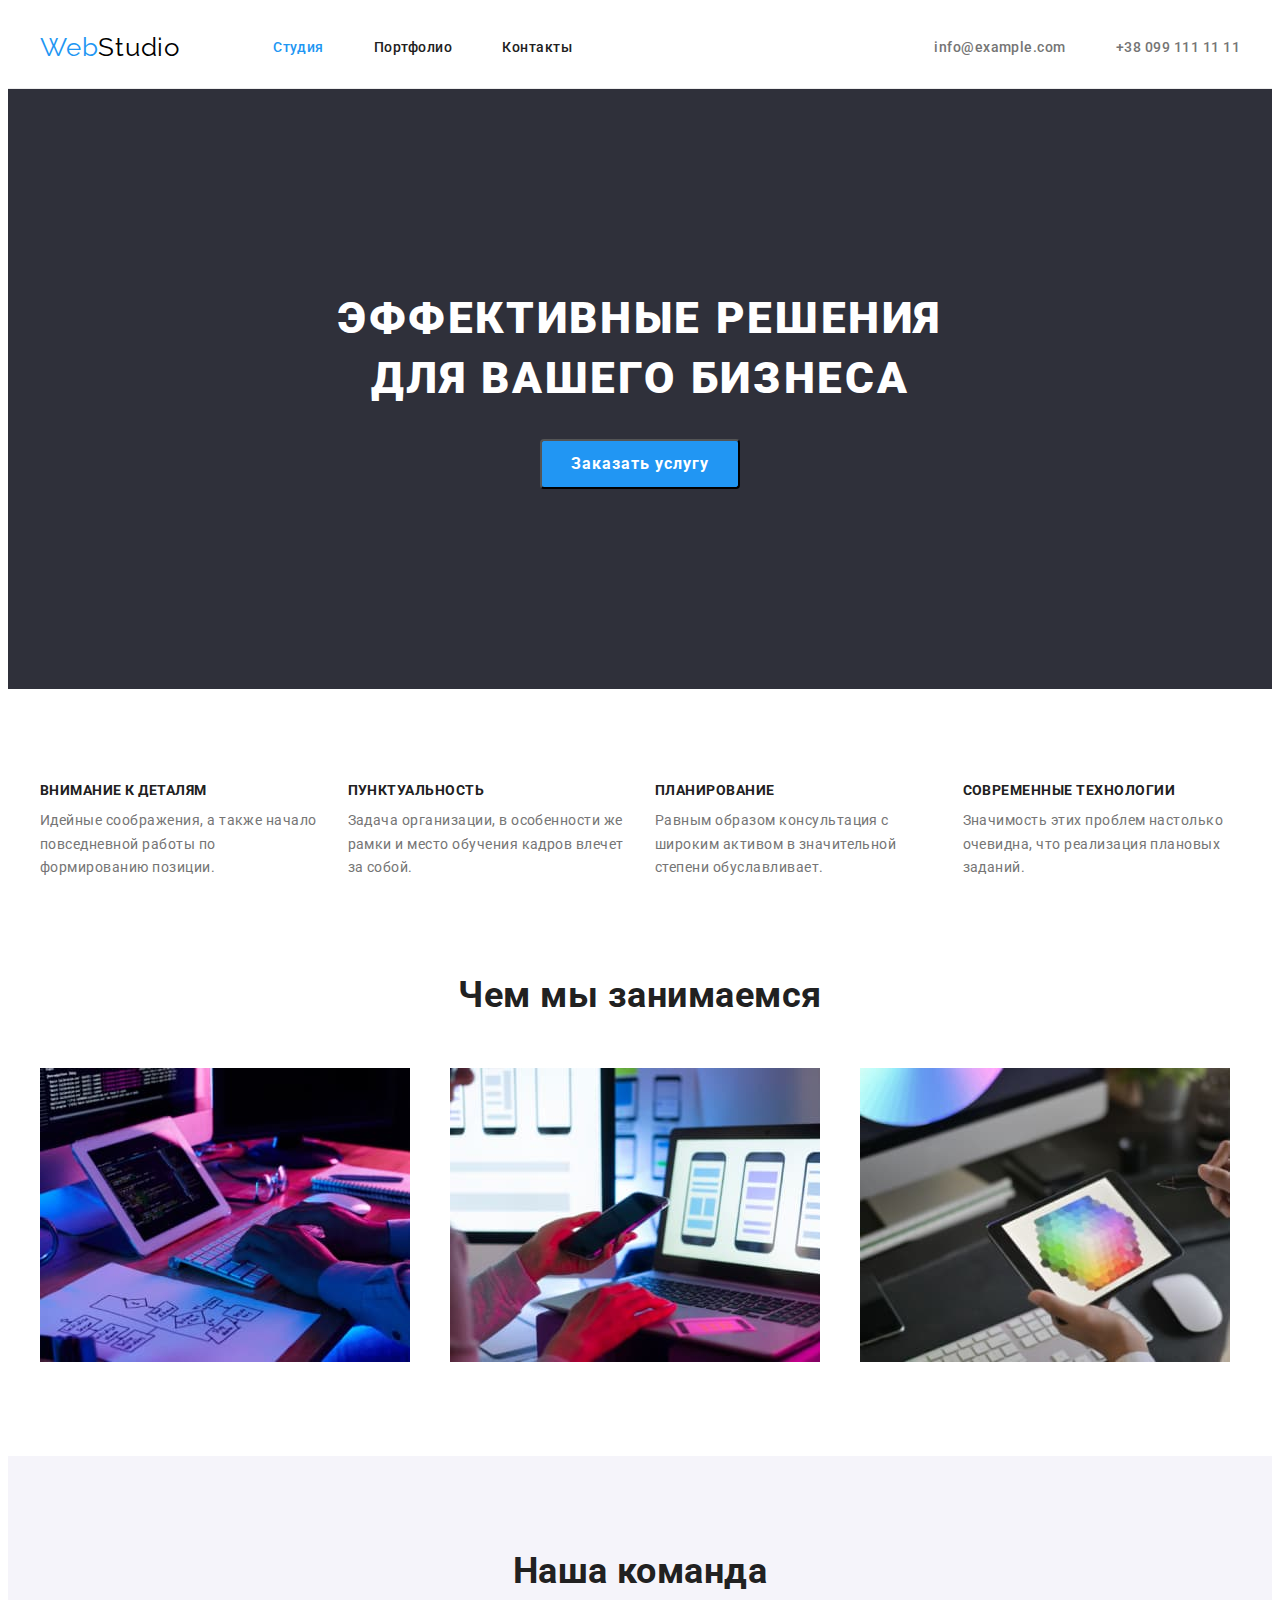
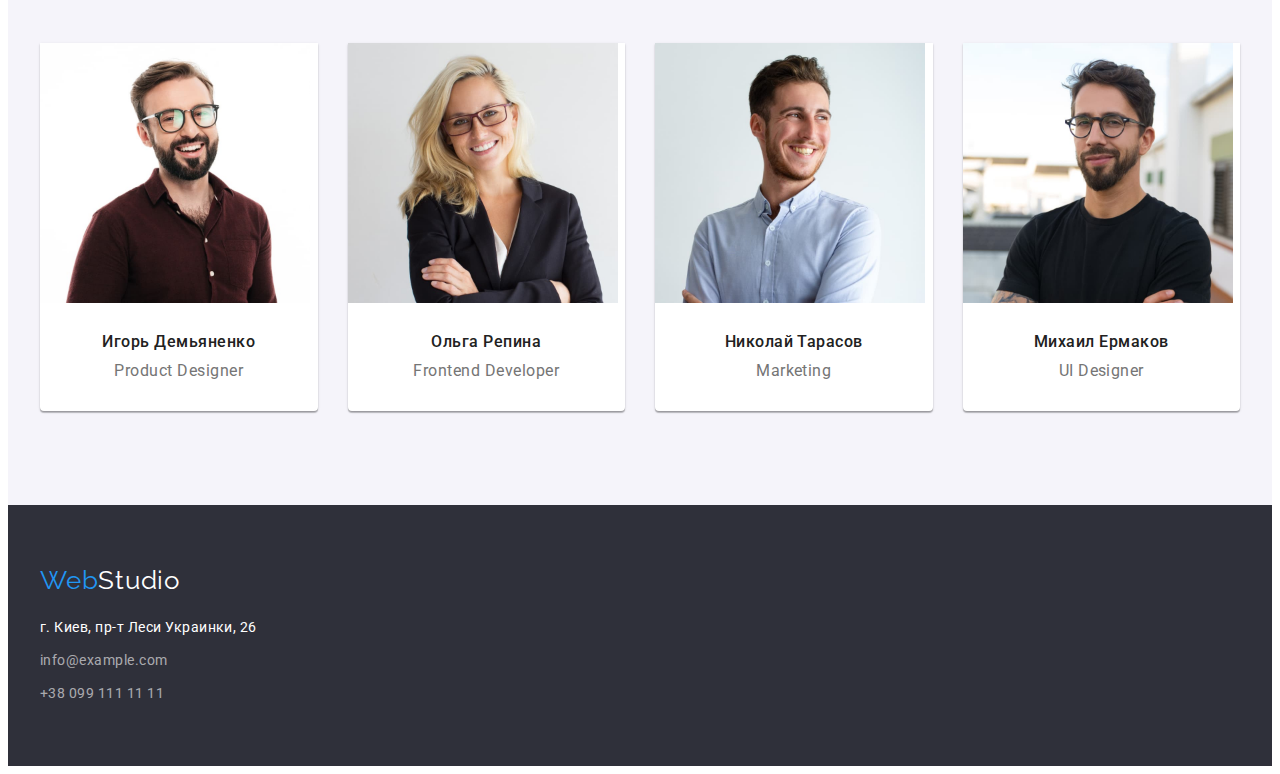
<file: index.html>
<!DOCTYPE html>
<html lang="ru">
<head>
    <meta charset="UTF-8">
    <meta http-equiv="X-UA-Compatible" content="IE=edge">
    <meta name="viewport" content="width=device-width, initial-scale=1.0">
    <title>Document</title>
    <link rel="preconnect" href="https://fonts.googleapis.com">
    <link rel="preconnect" href="https://fonts.gstatic.com" crossorigin>
    <link href="https://fonts.googleapis.com/css2?family=Raleway:wght@700&family=Roboto:wght@400;500;700;900&display=swap"
        rel="stylesheet">
        <link rel="stylesheet" href="https://cdnjs.cloudflare.com/ajax/libs/modern-normalize/1.1.0/modern-normalize.min.css"
            integrity="sha512-wpPYUAdjBVSE4KJnH1VR1HeZfpl1ub8YT/NKx4PuQ5NmX2tKuGu6U/JRp5y+Y8XG2tV+wKQpNHVUX03MfMFn9Q=="
            crossorigin="anonymous" referrerpolicy="no-referrer" />
    <link rel="stylesheet" href="./css/styles.css">
</head>

<body>
    <!-- Шапка -->
    <header class="header">
        <div class="container header-container">
            <nav class="header-nav">
                <a class="logo link" href="">Web<span class="logo-second">Studio</span> </a>
            
                <ul class="header-list list">
                    <li class="header-item"><a class="header-link link current" href="">Студия</a></li>
                    <li class="header-item"><a class="header-link link" href="./portfolio.html">Портфолио</a></li>
                    <li class="header-item"><a class="header-link link" href="">Контакты</a></li>
                </ul>
            </nav>
            <div class="header-contacts">
                <ul class="header-list list">
                    <li class="contacts list"><a class="contacts-link link" href="mailto:info@example.com">info@example.com</a></li>
                    <li class="contacts list"><a class="contacts-link link" href="tel:+380991111111">+38 099 111 11 11</a></li>
                </ul>
            </div>
        </div>

    </header>

    <main>
        <!-- Герой -->
        <section class="section hero-section">
           <div class="container hero-container">
                <h1 class="hero-title">Эффективные решения для вашего бизнеса</h1>
                <button class="hero-btn btn" type="button">Заказать услугу</button>
        </div>
            </section>
 

        <!-- Описание преимуществ компании -->
        <section class="section benefits-section">
            <h2 class="primary-title visually-hidden">Преимущества компании</h2>
            
            <div class="container benefits-container">
                <ul class="benefits-list list">
                    <li class="benefits-item">
                        <h3 class="benefits-title">Внимание к деталям</h3>
                        <p class="benefits-text">
                            Идейные соображения, а также начало повседневной работы по формированию позиции.
                        </p>
                    </li>
                
                    <li class="benefits-item">
                        <h3 class="benefits-title">Пунктуальность</h3>
                        <p class="benefits-text">
                            Задача организации, в особенности же рамки и место обучения кадров влечет за собой.
                        </p>
                    </li>
                
                    <li class="benefits-item">
                        <h3 class="benefits-title">Планирование</h3>
                        <p class="benefits-text">
                            Равным образом консультация с широким активом в значительной степени обуславливает.
                        </p>
                    </li>
                
                    <li class="benefits-item">
                        <h3 class="benefits-title">Современные технологии</h3>
                        <p class="benefits-text">
                            Значимость этих проблем настолько очевидна, что реализация плановых заданий.
                        </p>
                    </li>
                </ul>
            </div>
        </section>

        <!-- Описание направления работы -->

        <section class="section">
           <div class="container work-container">
                <h2 class="primary-title">Чем мы занимаемся</h2>
                <ul class="work-list list">
                    <li class="work-item"> <img src="./images/box1.jpg" alt="Рабочее место" width="370"></li>
                    <li class="work-item"><img src="./images/box2.jpg" alt="Компьютер и телефон" width="370"></li>
                    <li class="work-item"><img src="./images/box3.jpg" alt="Планшет" width="370"></li>
                </ul>
           </div>
        </section>

        <!-- Команда -->
        <section class="section team-bgc">
            
            <div class="container team-container"> 
                <h2 class="primary-title">Наша команда</h2>
                <ul class="team-list list">
                    <li class="team-item"><img src="./images/IgorDemianenko.jpg" alt="Игорь Демьяненко" width="270">
                        <div class="team-content">
                            <h3 class="team-title">Игорь Демьяненко</h3>
                            <p class="team-text" lang="en">Product Designer</p>
                        </div>
                    </li>
                
                    <li class="team-item"><img src="./images/OlgaRepina.jpg" alt="Ольга Репина" width="270">
                    <div class="team-content">
                        <h3 class="team-title">Ольга Репина</h3>
                        <p class="team-text" lang="en">Frontend Developer</p>
                        </div>
                    </li>
                
                    <li class="team-item"><img src="./images/NikTarasov.jpg" alt="Николай Тарасов" width="270">
                        <div class="team-content">
                        <h3 class="team-title">Николай Тарасов</h3>
                        <p class="team-text" lang="en">Marketing</p>
                        </div>
                    </li>
                
                    <li class="team-item"><img src="./images/MichaelErmakov.jpg" alt="Михаил Ермаков" width="270">
                    <div class="team-content">
                        <h3 class="team-title">Михаил Ермаков</h3>
                        <p class="team-text" lang="en">UI Designer</p>
                        </div>
                    </li>
                </ul>
            </div>

        </section>
    </main>

    <!-- футер -->
    <footer class="footer">
        <div class="container">
    <a class="logo link" href="./index.html">Web<span class="footer-logo">Studio</span> </a>
        <address class="address"> 
        <ul class="footer-list list">
            <li class="footer-item"><a class="footer-address link" href="">г. Киев, пр-т Леси Украинки, 26</a></li>
            <li class="footer-item"><a class="footer-contacts link" href="mailto:info@example.com">info@example.com</a></li>
            <li class="footer-item"><a class="footer-contacts link" href="tel:+380991111111">+38 099 111 11 11</a></li>
        </ul>
        </address>
</div>
    </footer>
    
</body>
</html>
</file>
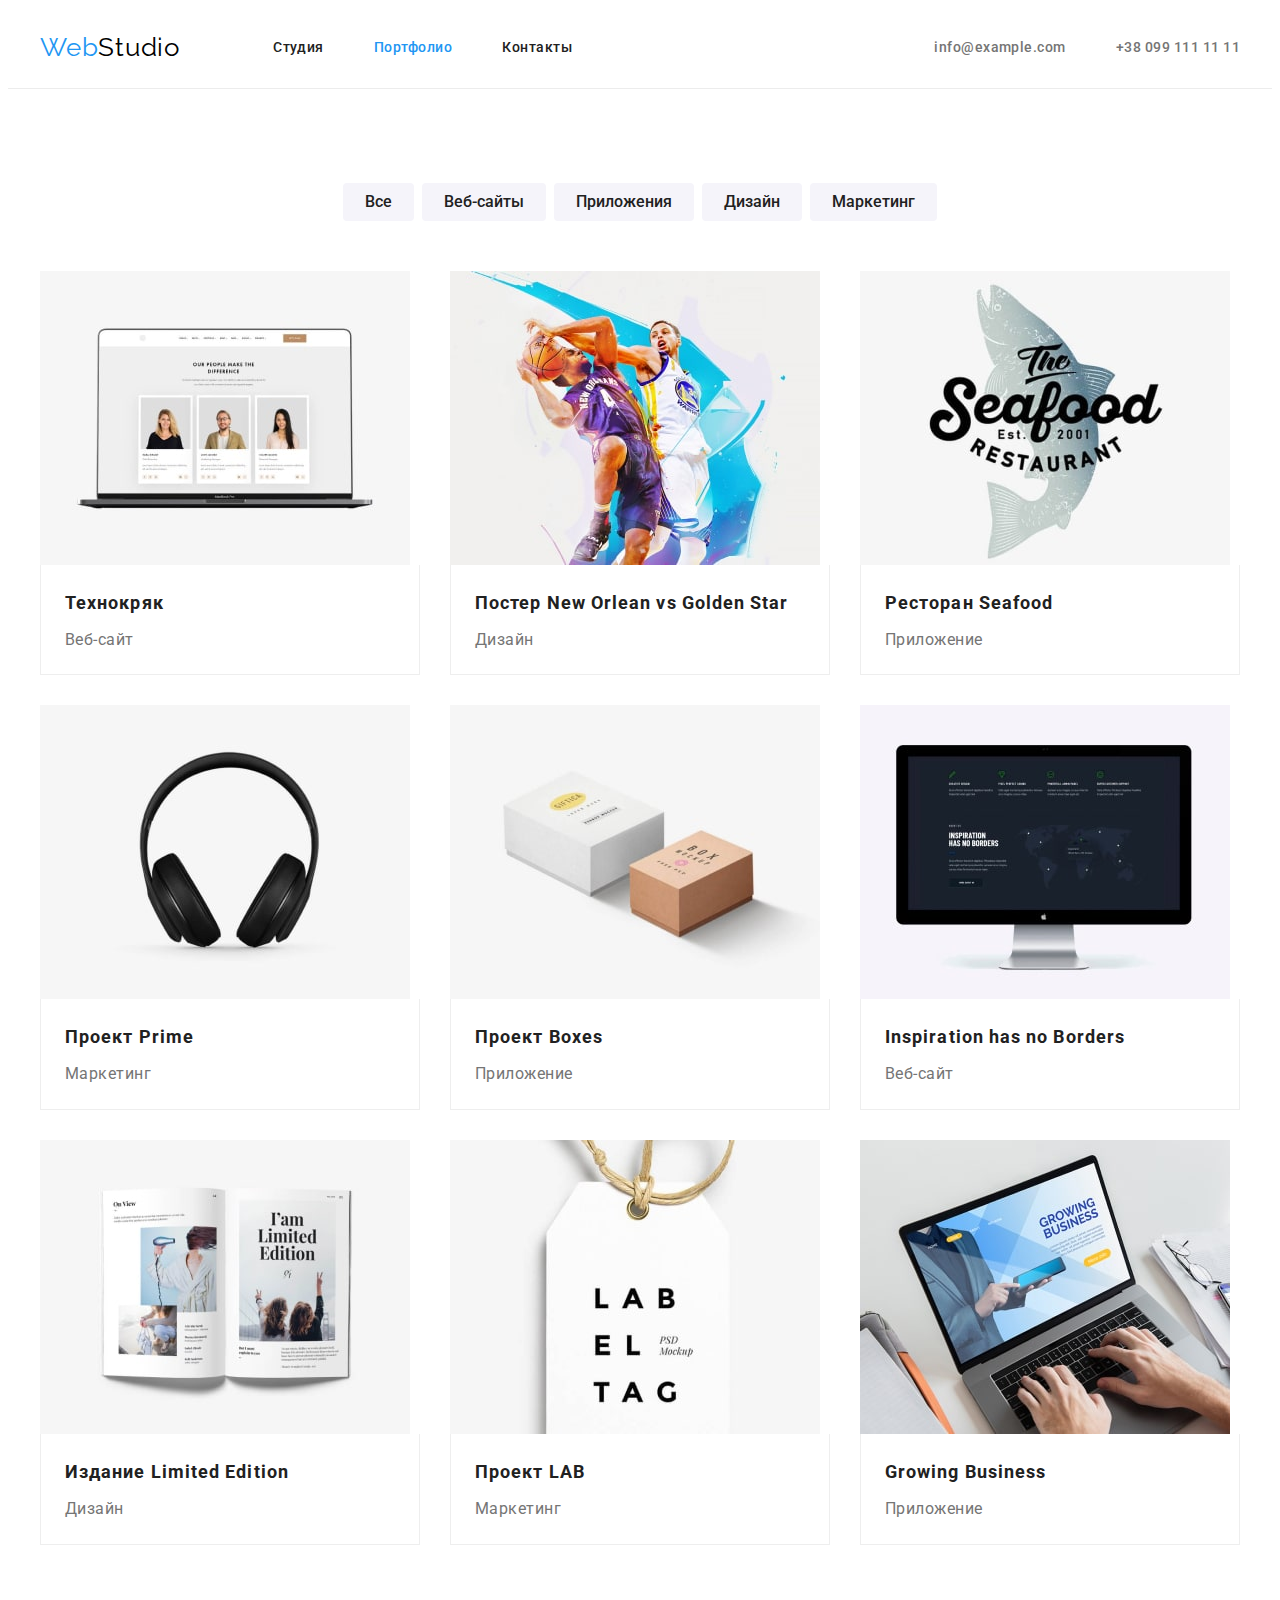
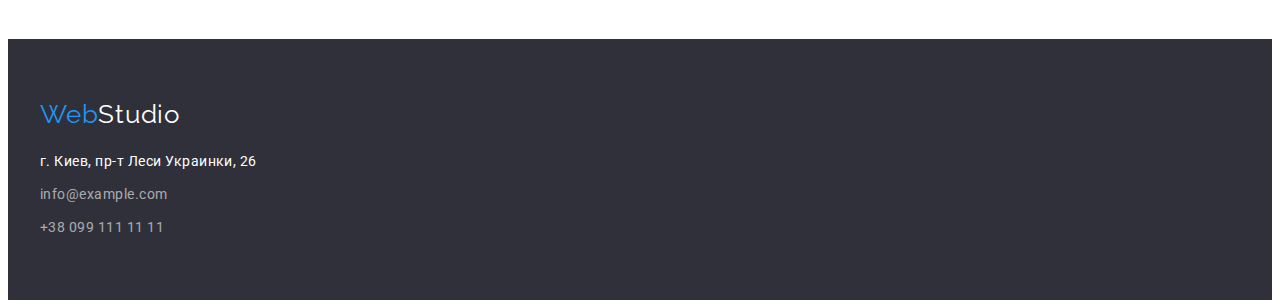
<file: portfolio.html>
<!DOCTYPE html>
<html lang="ru">
<head>
    <meta charset="UTF-8">
    <meta http-equiv="X-UA-Compatible" content="IE=edge">
    <meta name="viewport" content="width=device-width, initial-scale=1.0">
    <title>Portfolio</title>
    <link rel="preconnect" href="https://fonts.googleapis.com">
    <link rel="preconnect" href="https://fonts.gstatic.com" crossorigin>
    <link href="https://fonts.googleapis.com/css2?family=Raleway:wght@700&family=Roboto:wght@400;500;700;900&display=swap"
        rel="stylesheet">
        <link rel="stylesheet" href="https://cdnjs.cloudflare.com/ajax/libs/modern-normalize/1.1.0/modern-normalize.min.css"
            integrity="sha512-wpPYUAdjBVSE4KJnH1VR1HeZfpl1ub8YT/NKx4PuQ5NmX2tKuGu6U/JRp5y+Y8XG2tV+wKQpNHVUX03MfMFn9Q=="
            crossorigin="anonymous" referrerpolicy="no-referrer" />
    <link rel="stylesheet" href="./css/styles.css">
</head>
<body>
    
<!-- Шапка -->
<header class="header">
    <div class="container header-container">
        <nav class="header-nav">
            <a class="logo link" href="./index.html">Web<span class="logo-second">Studio</span> </a>

            <ul class="header-list list">
                <li class="header-item"><a class="header-link link" href="./index.html">Студия</a></li>
                <li class="header-item"><a class="header-link link current" href="./portfolio.html">Портфолио</a></li>
                <li class="header-item"><a class="header-link link" href="">Контакты</a></li>
            </ul>
        </nav>
        <div class="header-contacts">
            <ul class="header-list list">
                <li class="contacts list"><a class="contacts-link link"
                        href="mailto:info@example.com">info@example.com</a></li>
                <li class="contacts list"><a class="contacts-link link" href="tel:+380991111111">+38 099 111 11 11</a>
                </li>
            </ul>
        </div>
    </div>

</header>

<main>
    <h1 hidden>Наши роботы</h1>
<section class="menu-section">
<div class="container menu-container">
    <ul class="menu-list list">
        <li class="menu-item"><button type="button" class="menu-btn btn">Все</button></li>
        <li class="menu-item"><button type="button" class="menu-btn btn">Веб-сайты</button></li>
        <li class="menu-item"><button type="button" class="menu-btn btn">Приложения</button></li>
        <li class="menu-item"><button type="button" class="menu-btn btn">Дизайн</button></li>
        <li class="menu-item"><button type="button" class="menu-btn btn">Маркетинг</button></li>
    </ul>
</div>

<div class="container portfolio-container">
    <ul class="portfolio-list list">
        <li class="portfolio-item">
            <img src="./images/portfolio1.jpg" alt="Ноутбук" width="370">
           <div class="container-text">
            <h2 class="portfolio-title">Технокряк</h2>
            <p class="portfolio-text">Веб-сайт</p>
            </div>
        </li>
        <li class="portfolio-item">
            <img src="./images/portfolio2.jpg" alt="Баскетболисты" width="370">
            <div class="container-text">
            <h2 class="portfolio-title">Постер New Orlean vs Golden Star</h2>
            <p class="portfolio-text">Дизайн</p>
            </div>
        </li>
        <li class="portfolio-item">
            <img src="./images/portfolio3.jpg" alt="Логотип ресторана" width="370">
            <div class="container-text">
            <h2 class="portfolio-title">Ресторан Seafood</h2>
            <p class="portfolio-text">Приложение</p>
            </div>
        </li>
        <li class="portfolio-item">
            <img src="./images/portfolio4.jpg" alt="Наушники" width="370">
            <div class="container-text">
            <h2 class="portfolio-title">Проект Prime</h2>
            <p class="portfolio-text">Маркетинг</p>
            </div>
        </li>
        <li class="portfolio-item">
            <img src="./images/portfolio5.jpg" alt="Коробки" width="370">
            <div class="container-text">
            <h2 class="portfolio-title">Проект Boxes</h2>
            <p class="portfolio-text">Приложение</p>
            </div>
        </li>
        <li class="portfolio-item">
            <img src="./images/portfolio6.jpg" alt="IMac" width="370">
            <div class="container-text">
            <h2 class="portfolio-title">Inspiration has no Borders</h2>
            <p class="portfolio-text">Веб-сайт</p>
            </div>
        </li>
        <li class="portfolio-item">
            <img src="./images/portfolio7.jpg" alt="Журнал" width="370">
            <div class="container-text">
            <h2 class="portfolio-title">Издание Limited Edition</h2>
            <p class="portfolio-text">Дизайн</p>
            </div>
        </li>
        <li class="portfolio-item">
            <img src="./images/portfolio8.jpg" alt="Стикер" width="370">
            <div class="container-text">
            <h2 class="portfolio-title">Проект LAB</h2>
            <p class="portfolio-text">Маркетинг</p>
            </div>
        </li>
        <li class="portfolio-item">
            <img src="./images/portfolio9.jpg" alt="Ноутбук" width="370">
            <div class="container-text">
            <h2 class="portfolio-title">Growing Business</h2>
            <p class="portfolio-text">Приложение</p>
            </div>
        </li>
    
    
    </ul>
</div>

</section>
</main>

<!-- футер -->
<footer class="footer">
    <div class="container">
    <a class="logo link" href="">Web<span class="footer-logo">Studio</span> </a>
    <address class="address">
        <ul class="footer-list list">
            <li class="footer-item"><a class="footer-address link" href="">г. Киев, пр-т Леси Украинки, 26</a></li>
            <li class="footer-item"><a class="footer-contacts link" href="mailto:info@example.com">info@example.com</a>
            </li>
            <li class="footer-item"><a class="footer-contacts link" href="tel:+380991111111">+38 099 111 11 11</a></li>
        </ul>
    </address>
</div>
</footer>

</body>
</html>
</file>
<file: css/styles.css>
:root {
  --primary-title-color: #212121;
  --primary-text-color: #757575;
  --secondary-text-colof: #ffffff;
  --primary-backgroud-color: #ffffff;
  --secondary-background-color: #f5f4fa;
  --third-background-color: #2f303a;
  --accent-color: #2196f3;
}

h1,
h2,
h3,
h4,
h5,
h6,
p {
  margin: 0;
}

ul {
  margin: 0;
  padding-left: 0;
}

img {
  display: block;
  max-width: 100%;
  height: auto;
}

body {
  font-family: Roboto, sans-serif;
  letter-spacing: 0.03em;

  background-color: var(--primary-backgroud-color);
  color: var(--primary-title-color);
}

.header {
  border-bottom: 1px solid rgba(236, 236, 236, 1);
}

.primary-title {
  font-weight: 700;
  font-size: 36px;
  line-height: 1.2;
  text-align: center;
}

.list {
  padding: 0;
  margin: 0;
  list-style: none;
}

.link {
  text-decoration: none;
}

.btn {
  cursor: pointer;
  text-decoration: none;
  font-family: inherit;
  border-radius: 4px;
}

img {
  display: block;
  max-width: 100%;
}

.visually-hidden {
  position: absolute;
  width: 1px;
  height: 1px;
  margin: -1px;
  padding: 0;
  overflow: hidden;
  border: 0;
  clip: rect(0 0 0 0);
}

.container {
  width: 1200px;
  margin: 0 auto;
  padding-left: 15px;
  padding-right: 15px;
}

.section {
  padding-top: 94px;
  padding-bottom: 94px;
}

/* -----HEADER------ */

.header-container {
  display: flex;
  align-items: center;
}

.logo {
  font-family: Raleway, sans-serif;
  font-size: 26px;
  line-height: 1.2;
  letter-spacing: 0.03em;
  color: var(--accent-color);
}
.logo:hover,
.logo:focus {
  color: var(--accent-color);
}

.logo-second {
  color: #000000;
}
.logo-second:hover,
.logo-second:focus {
  color: var(--accent-color);
}

.header-nav {
  display: flex;
  align-items: center;
}

.header-list {
  display: flex;
  align-items: center;
  margin-left: 93px;
  padding-left: 0px;
}

.header-list .link {
  display: block;
  padding-top: 32px;
  padding-bottom: 32px;
}

.header-item:not(:last-child) {
  margin-right: 50px;
}

.header-link {
  font-weight: 500;
  font-size: 14px;
  line-height: 1.14;
  color: var(--primary-title-color);
}

.header-list .current {
  color: var(--accent-color);
}

.header-link:hover,
.header-link:focus {
  color: var(--accent-color);
}

.header-contacts {
  margin-left: auto;
}

.contacts:not(:last-child) {
  margin-right: 50px;
}

.contacts-link {
  font-weight: 500;
  font-size: 14px;
  line-height: 1.14;
  color: var(--primary-text-color);
}
.contacts-link:hover,
.contacts-link:focus {
  color: var(--accent-color);
}

/* ----Hero-----*/

.hero-section {
  background-color: #2f303a;
  padding: 200px 0;
}

.hero-title {
  margin: 0 auto;
  max-width: 695px;
  margin-bottom: 30px;
  font-weight: 900;
  font-size: 44px;
  line-height: 1.36;
  letter-spacing: 0.06em;
  text-transform: uppercase;
  text-align: center;

  color: var(--secondary-text-colof);
}

.hero-btn {
  display: block;
  margin: 0 auto;
  width: 200px;
  height: 50px;
  font-weight: 700;
  font-size: 16px;
  line-height: 1.87;
  letter-spacing: 0.06em;

  color: var(--secondary-text-colof);
  background-color: var(--accent-color);
}

/* -------Benefits---------- */

.benefits-section {
  padding-bottom: 0;
}

.benefits-container {
  display: flex;
  flex-wrap: wrap;
}

.benefits-list {
  display: flex;
  align-items: center;
  margin-left: -30px;
}

.benefits-item {
  flex-basis: calc(100% / 4 - 30px);
  margin-left: 30px;
}

.benefits-title {
  font-weight: 700;
  font-size: 14px;
  line-height: 1.14;
  text-transform: uppercase;
}

.benefits-text {
  margin-top: 10px;
  font-weight: 400;
  font-size: 14px;
  line-height: 1.71;
  color: var(--primary-text-color);
}

/* -----Work------- */

.work-list {
  display: flex;
  margin-top: 50px;
  margin-left: -30px;
}

.work-item {
  flex-basis: calc(100% / 3 - 30px);
  margin-left: 30px;
}

/* ------Team------- */

.team-bgc {
  background-color: var(--secondary-background-color);
}

.team-list {
  display: flex;
  flex-wrap: wrap;
  margin-top: 50px;
  margin-left: -30px;
}

.team-item {
  flex-basis: calc(100% / 4 - 30px);
  margin-left: 30px;

  background: var(--primary-backgroud-color);

  box-shadow: 0px 1px 3px rgba(0, 0, 0, 0.12), 0px 1px 1px rgba(0, 0, 0, 0.14),
    0px 2px 1px rgba(0, 0, 0, 0.2);
  border-radius: 0px 0px 4px 4px;
}

.team-content {
  padding: 30px;
}

.team-title {
  font-weight: 500;
  font-size: 16px;
  line-height: 1.18;
  text-align: center;

  color: var(--primary-title-color);
}

.team-text {
  margin-top: 10px;
  font-size: 16px;
  line-height: 1.18;
  text-align: center;

  color: var(--primary-text-color);
}

/* ------Footer------- */

.footer {
  padding: 60px 0px 60px;

  background-color: var(--third-background-color);
}

.footer-logo {
  color: var(--secondary-text-colof);
}
.footer-logo:hover,
.footer-logo:focus {
  color: var(--accent-color);
}

.address {
  font-style: normal;
}

.footer-list {
  margin-top: 20px;
}

.footer-item:nth-child(n + 2) {
  margin-top: 9px;
}

.footer-address {
  font-size: 14px;
  line-height: 1.71;

  color: var(--secondary-text-colof);
}

.footer-contacts {
  font-size: 14px;
  line-height: 1.71;

  color: rgba(255, 255, 255, 0.6);
}

.footer-address:hover,
.footer-address:focus {
  color: var(--accent-color);
}

.footer-contacts:hover,
.footer-contacts:focus {
  color: var(--accent-color);
}

/* --------Portfolio-------- */

.menu-section {
  padding-top: 94px;
  padding-bottom: 94px;
}

.menu-list {
  display: flex;
  justify-content: center;
  margin-bottom: 50px;
  margin-left: -8px;
}

.menu-item {
  margin-left: 8px;
}

.menu-btn {
  padding: 6px 22px;
  font-weight: 500;
  border: none;
  font-size: 16px;
  line-height: 1.6;
  text-align: center;
  color: var(--primary-title-color);
  background-color: var(--secondary-background-color);
}

.menu-btn:hover,
.menu-btn:focus {
  color: var(--secondary-text-colof);
  background-color: var(--accent-color);
}

.portfolio-list {
  display: flex;
  flex-wrap: wrap;
  margin-left: -30px;
  margin-top: -30px;
}

.portfolio-item {
  flex-basis: calc(100% / 3 - 30px);
  margin-left: 30px;
  margin-top: 30px;
}

.container-text {
  padding: 20px 24px;
  border: 1px solid #eeeeee;
  border-top: none;
}

.portfolio-title {
  font-weight: 700;
  font-size: 18px;
  line-height: 2;
  letter-spacing: 0.06em;
  color: var(--primary-title-color);
}

.portfolio-text {
  margin-top: 4px;
  font-size: 16px;
  line-height: 1.87;
  color: var(--primary-text-color);
}
</file>
